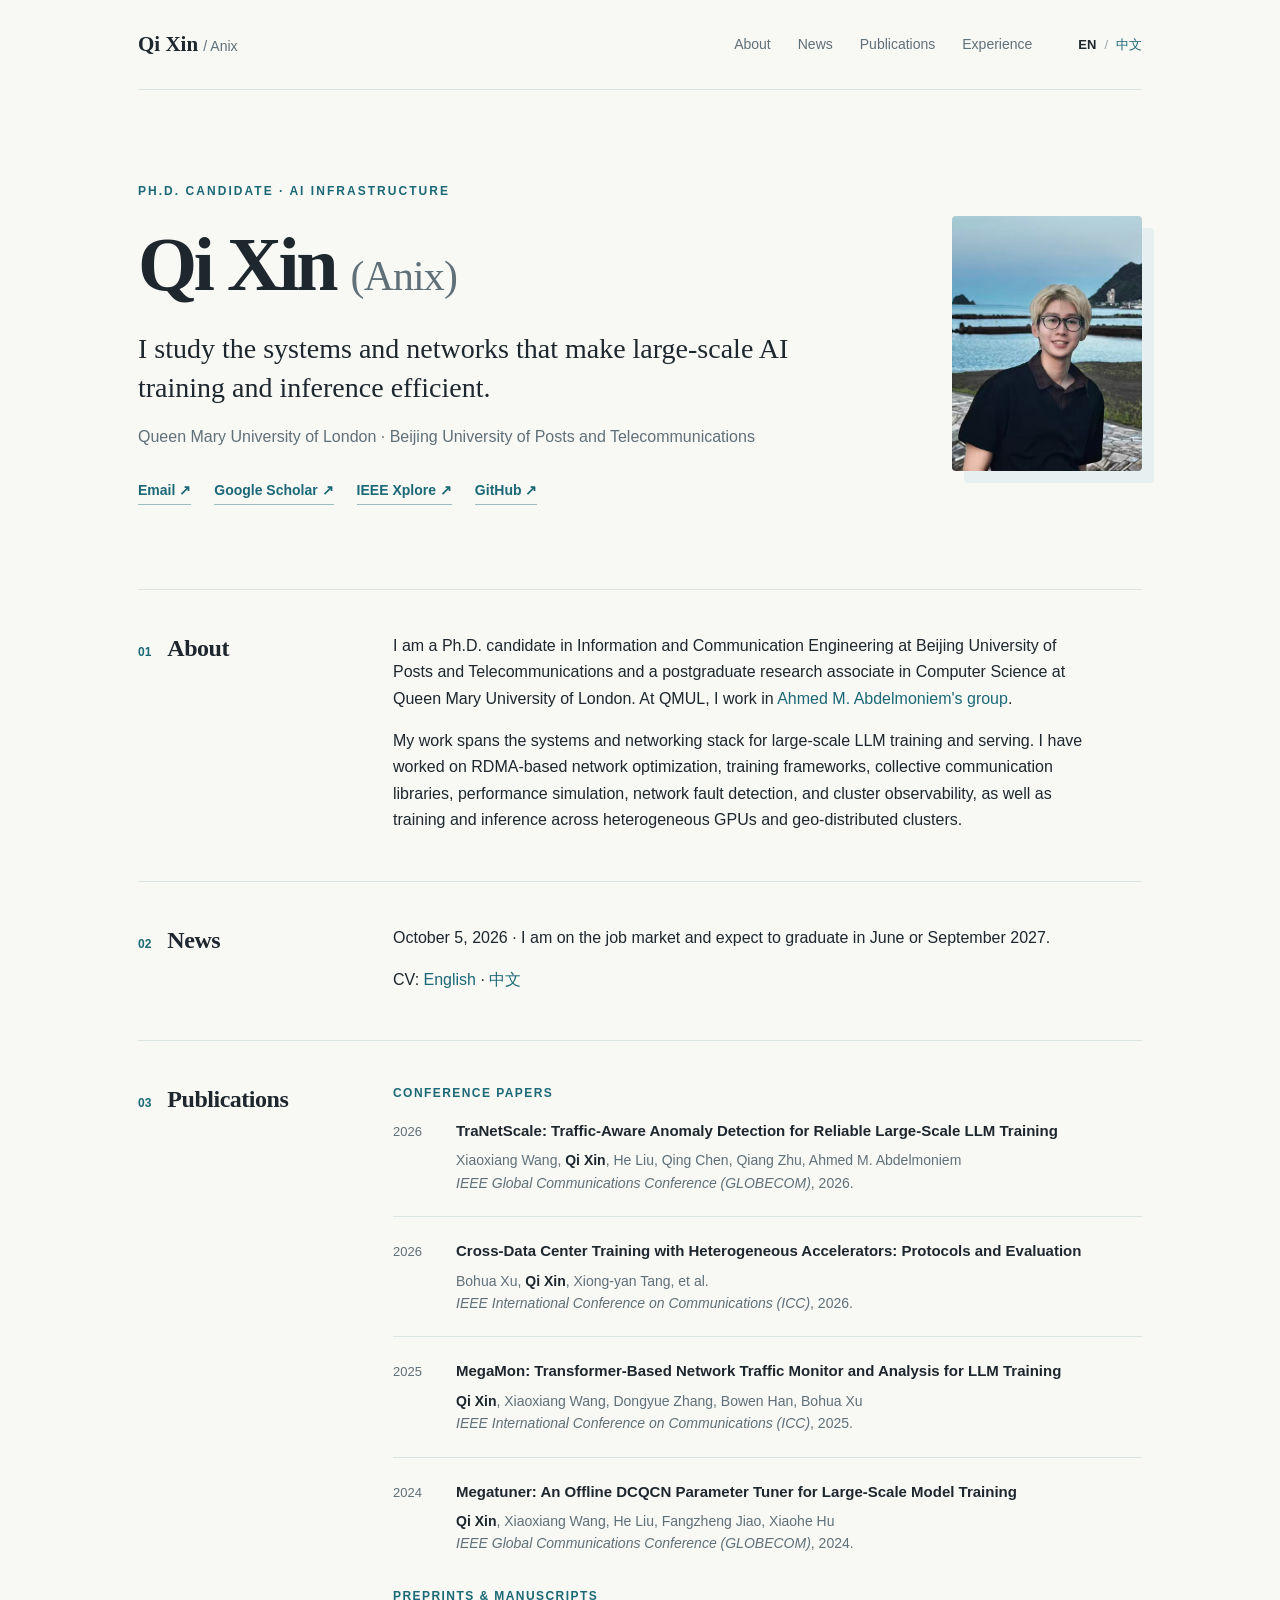
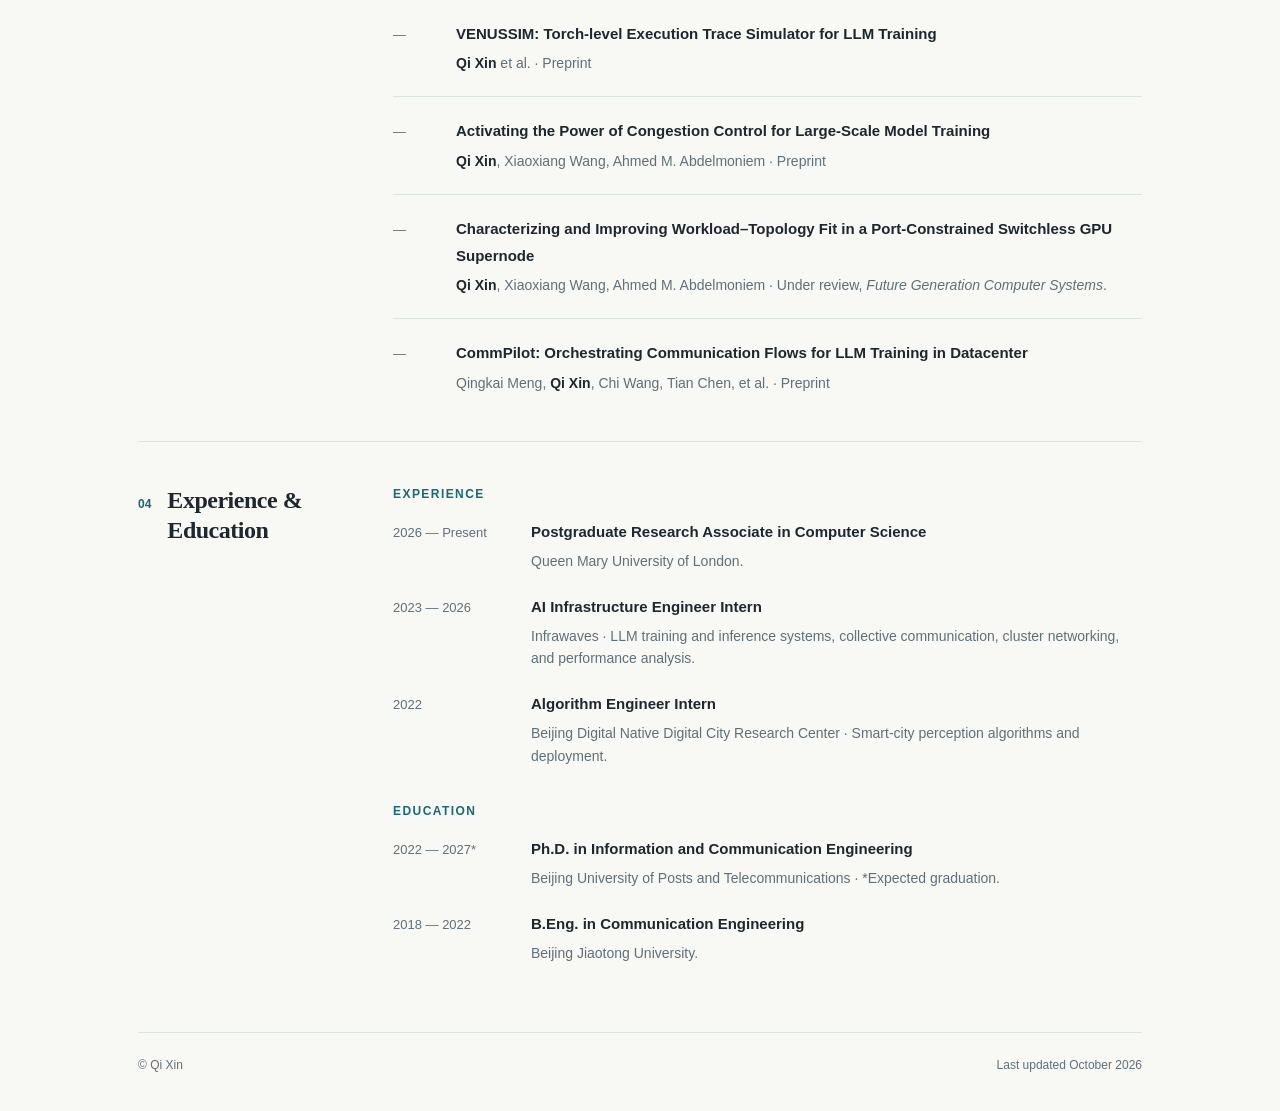
<file: index.html>
<!doctype html>
<html lang="en">
<head>
  <meta charset="utf-8">
  <meta name="viewport" content="width=device-width, initial-scale=1">
  <meta name="description" content="Qi Xin (Anix) — Ph.D. candidate working on distributed LLM systems, AI infrastructure, and datacenter networking.">
  <meta name="theme-color" content="#f8f8f5">
  <title>Qi Xin (Anix) · Academic Homepage</title>
  <link rel="stylesheet" href="styles.css">
  <link rel="alternate" hreflang="zh-CN" href="zh/">
</head>
<body>
  <div class="site-shell">
    <header class="site-header">
      <a class="wordmark" href="#top">Qi Xin <span>/ Anix</span></a>
      <nav aria-label="Main navigation">
        <a href="#about">About</a><a href="#news">News</a><a href="#publications">Publications</a><a href="#experience">Experience</a>
      </nav>
      <div class="language" aria-label="Language"><span aria-current="page">EN</span><span class="divider">/</span><a href="zh/">中文</a></div>
    </header>

    <main id="top">
      <section class="hero" aria-labelledby="hero-title">
        <div class="hero-copy">
          <p class="eyebrow">Ph.D. Candidate · AI Infrastructure</p>
          <h1 id="hero-title">Qi Xin <span>(Anix)</span></h1>
          <p class="lead">I study the systems and networks that make large-scale AI training and inference efficient.</p>
          <p class="affiliation">Queen Mary University of London · Beijing University of Posts and Telecommunications</p>
          <div class="hero-links">
            <a href="mailto:xin791336077@gmail.com">Email <span aria-hidden="true">↗</span></a>
            <a href="https://scholar.google.com/citations?user=Y4ExJKsAAAAJ" target="_blank" rel="noopener noreferrer">Google Scholar <span aria-hidden="true">↗</span></a>
            <a href="https://ieeexplore.ieee.org/author/37402174200" target="_blank" rel="noopener noreferrer">IEEE Xplore <span aria-hidden="true">↗</span></a>
            <a href="https://github.com/xinqi1003" target="_blank" rel="noopener noreferrer">GitHub <span aria-hidden="true">↗</span></a>
          </div>
        </div>
        <div class="portrait-frame"><img class="portrait" src="assets/profile_photo.jpg?v=20261005" alt="Portrait of Qi Xin" width="260" height="350"></div>
      </section>

      <section id="about" class="content-section" aria-labelledby="about-title">
        <div class="section-label"><span>01</span><h2 id="about-title">About</h2></div>
        <div class="section-body prose">
          <p>I am a Ph.D. candidate in Information and Communication Engineering at Beijing University of Posts and Telecommunications and a postgraduate research associate in Computer Science at Queen Mary University of London. At QMUL, I work in <a href="https://sayed-sys-lab.github.io/" target="_blank" rel="noopener noreferrer">Ahmed M. Abdelmoniem's group</a>.</p>
          <p>My work spans the systems and networking stack for large-scale LLM training and serving. I have worked on RDMA-based network optimization, training frameworks, collective communication libraries, performance simulation, network fault detection, and cluster observability, as well as training and inference across heterogeneous GPUs and geo-distributed clusters.</p>
        </div>
      </section>

      <section id="news" class="content-section" aria-labelledby="news-title">
        <div class="section-label"><span>02</span><h2 id="news-title">News</h2></div>
        <div class="section-body prose">
          <p><time datetime="2026-10-05">October 5, 2026</time> · I am on the job market and expect to graduate in June or September 2027.</p>
          <p>CV: <a href="assets/Qi_Xin_CV.pdf" target="_blank" rel="noopener noreferrer">English</a> · <a href="assets/CV_CN.pdf" target="_blank" rel="noopener noreferrer">中文</a></p>
        </div>
      </section>

      <section id="publications" class="content-section" aria-labelledby="publications-title">
        <div class="section-label"><span>03</span><h2 id="publications-title">Publications</h2></div>
        <div class="section-body">
          <h3 class="subheading">Conference papers</h3>
          <ol class="publication-list">
            <li><span class="publication-year">2026</span><div><strong>TraNetScale: Traffic-Aware Anomaly Detection for Reliable Large-Scale LLM Training</strong><p>Xiaoxiang Wang, <b>Qi Xin</b>, He Liu, Qing Chen, Qiang Zhu, Ahmed M. Abdelmoniem<br><em>IEEE Global Communications Conference (GLOBECOM)</em>, 2026.</p></div></li>
            <li><span class="publication-year">2026</span><div><strong>Cross-Data Center Training with Heterogeneous Accelerators: Protocols and Evaluation</strong><p>Bohua Xu, <b>Qi Xin</b>, Xiong-yan Tang, et al.<br><em>IEEE International Conference on Communications (ICC)</em>, 2026.</p></div></li>
            <li><span class="publication-year">2025</span><div><strong>MegaMon: Transformer-Based Network Traffic Monitor and Analysis for LLM Training</strong><p><b>Qi Xin</b>, Xiaoxiang Wang, Dongyue Zhang, Bowen Han, Bohua Xu<br><em>IEEE International Conference on Communications (ICC)</em>, 2025.</p></div></li>
            <li><span class="publication-year">2024</span><div><strong>Megatuner: An Offline DCQCN Parameter Tuner for Large-Scale Model Training</strong><p><b>Qi Xin</b>, Xiaoxiang Wang, He Liu, Fangzheng Jiao, Xiaohe Hu<br><em>IEEE Global Communications Conference (GLOBECOM)</em>, 2024.</p></div></li>
          </ol>
          <h3 class="subheading">Preprints &amp; manuscripts</h3>
          <ol class="publication-list">
            <li><span class="publication-year">—</span><div><strong>VENUSSIM: Torch-level Execution Trace Simulator for LLM Training</strong><p><b>Qi Xin</b> et al. · Preprint</p></div></li>
            <li><span class="publication-year">—</span><div><strong>Activating the Power of Congestion Control for Large-Scale Model Training</strong><p><b>Qi Xin</b>, Xiaoxiang Wang, Ahmed M. Abdelmoniem · Preprint</p></div></li>
            <li><span class="publication-year">—</span><div><strong>Characterizing and Improving Workload–Topology Fit in a Port-Constrained Switchless GPU Supernode</strong><p><b>Qi Xin</b>, Xiaoxiang Wang, Ahmed M. Abdelmoniem · Under review, <em>Future Generation Computer Systems</em>.</p></div></li>
            <li><span class="publication-year">—</span><div><strong>CommPilot: Orchestrating Communication Flows for LLM Training in Datacenter</strong><p>Qingkai Meng, <b>Qi Xin</b>, Chi Wang, Tian Chen, et al. · Preprint</p></div></li>
          </ol>
        </div>
      </section>

      <section id="experience" class="content-section" aria-labelledby="experience-title">
        <div class="section-label"><span>04</span><h2 id="experience-title">Experience &amp; Education</h2></div>
        <div class="section-body timeline">
          <h3 class="subheading">Experience</h3>
          <div class="timeline-item"><span class="date">2026 — Present</span><div><strong>Postgraduate Research Associate in Computer Science</strong><p>Queen Mary University of London.</p></div></div>
          <div class="timeline-item"><span class="date">2023 — 2026</span><div><strong>AI Infrastructure Engineer Intern</strong><p>Infrawaves · LLM training and inference systems, collective communication, cluster networking, and performance analysis.</p></div></div>
          <div class="timeline-item"><span class="date">2022</span><div><strong>Algorithm Engineer Intern</strong><p>Beijing Digital Native Digital City Research Center · Smart-city perception algorithms and deployment.</p></div></div>
          <h3 class="subheading education-heading">Education</h3>
          <div class="timeline-item"><span class="date">2022 — 2027*</span><div><strong>Ph.D. in Information and Communication Engineering</strong><p>Beijing University of Posts and Telecommunications · *Expected graduation.</p></div></div>
          <div class="timeline-item"><span class="date">2018 — 2022</span><div><strong>B.Eng. in Communication Engineering</strong><p>Beijing Jiaotong University.</p></div></div>
        </div>
      </section>

    </main>

    <footer><span>© Qi Xin</span><span>Last updated October 2026</span></footer>
  </div>
</body>
</html>
</file>
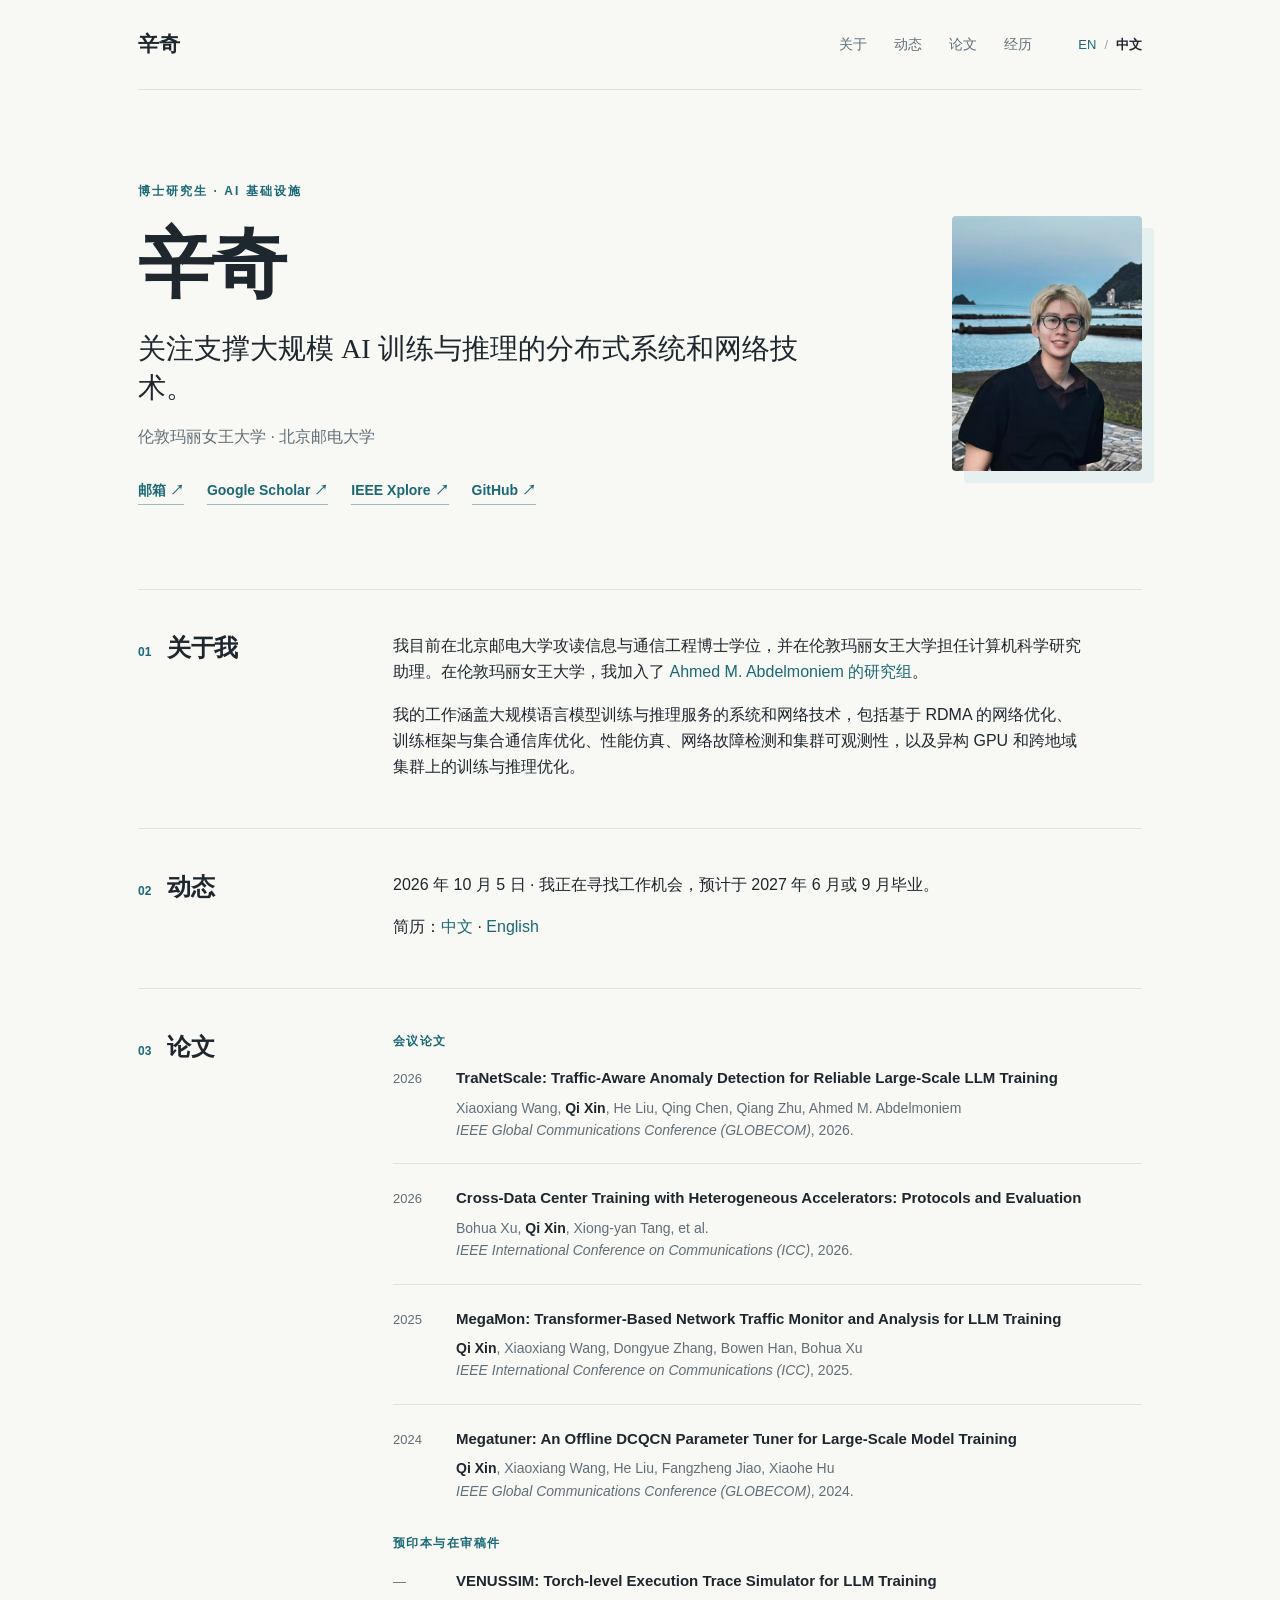
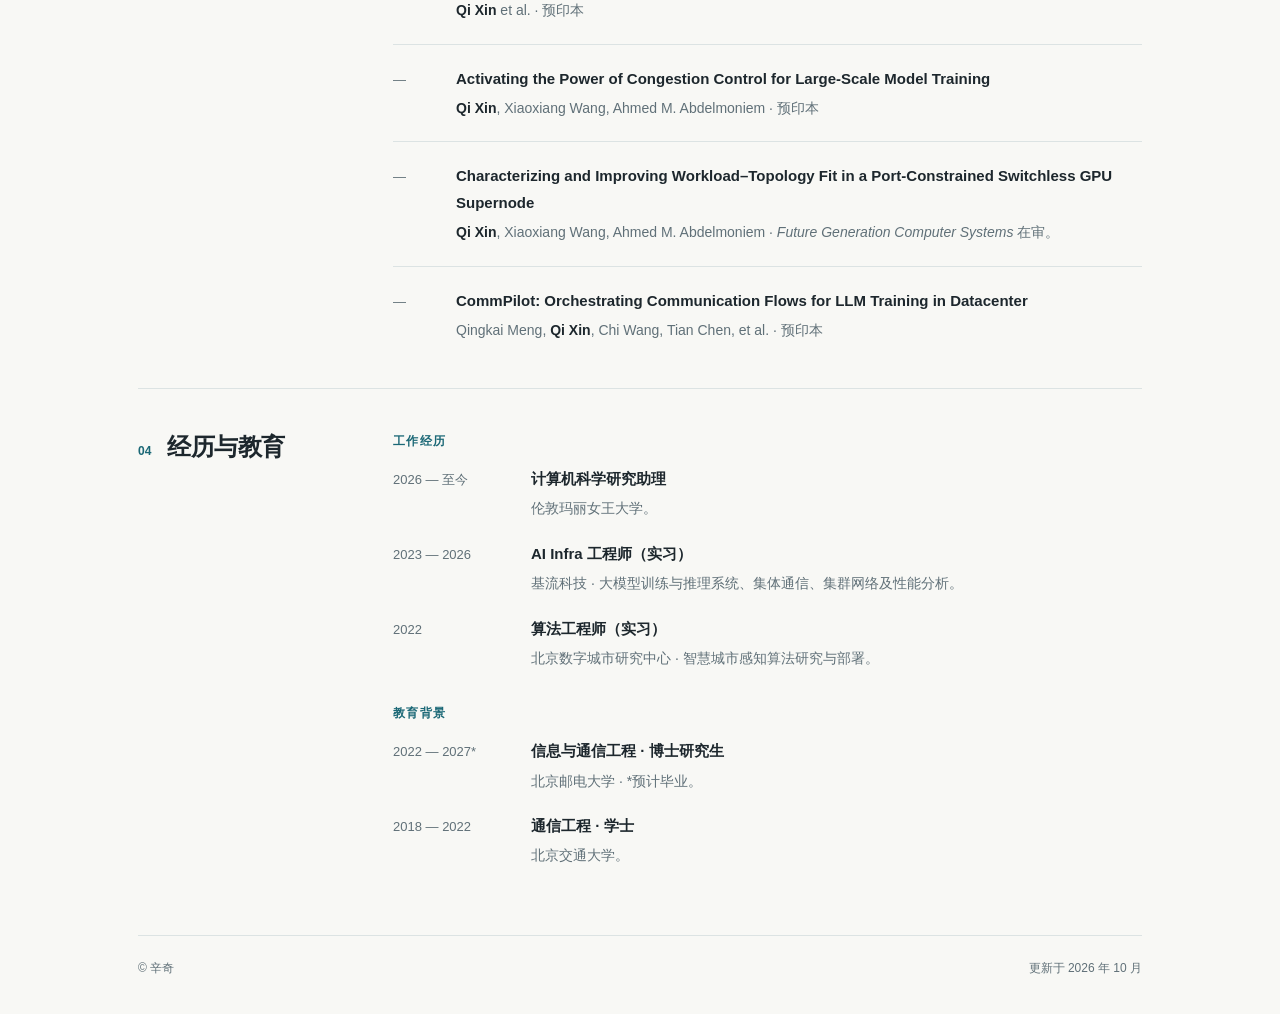
<file: zh/index.html>
<!doctype html>
<html lang="zh-CN">
<head>
  <meta charset="utf-8">
  <meta name="viewport" content="width=device-width, initial-scale=1">
  <meta name="description" content="辛奇的学术主页：大模型分布式系统、AI 基础设施与数据中心网络。">
  <meta name="theme-color" content="#f8f8f5">
  <title>辛奇 · 学术主页</title>
  <link rel="stylesheet" href="../styles.css">
  <link rel="alternate" hreflang="en" href="../">
</head>
<body>
  <div class="site-shell">
    <header class="site-header">
      <a class="wordmark" href="#top">辛奇</a>
      <nav aria-label="主导航"><a href="#about">关于</a><a href="#news">动态</a><a href="#publications">论文</a><a href="#experience">经历</a></nav>
      <div class="language" aria-label="语言"><a href="../">EN</a><span class="divider">/</span><span aria-current="page">中文</span></div>
    </header>

    <main id="top">
      <section class="hero" aria-labelledby="hero-title">
        <div class="hero-copy">
          <p class="eyebrow">博士研究生 · AI 基础设施</p>
          <h1 id="hero-title">辛奇</h1>
          <p class="lead">关注支撑大规模 AI 训练与推理的分布式系统和网络技术。</p>
          <p class="affiliation">伦敦玛丽女王大学 · 北京邮电大学</p>
          <div class="hero-links">
            <a href="mailto:xinqi1003@bupt.edu.cn">邮箱 <span aria-hidden="true">↗</span></a>
            <a href="https://scholar.google.com/citations?user=Y4ExJKsAAAAJ" target="_blank" rel="noopener noreferrer">Google Scholar <span aria-hidden="true">↗</span></a>
            <a href="https://ieeexplore.ieee.org/author/37402174200" target="_blank" rel="noopener noreferrer">IEEE Xplore <span aria-hidden="true">↗</span></a>
            <a href="https://github.com/xinqi1003" target="_blank" rel="noopener noreferrer">GitHub <span aria-hidden="true">↗</span></a>
          </div>
        </div>
        <div class="portrait-frame"><img class="portrait" src="../assets/profile_photo.jpg?v=20261005" alt="辛奇的照片" width="260" height="350"></div>
      </section>

      <section id="about" class="content-section" aria-labelledby="about-title">
        <div class="section-label"><span>01</span><h2 id="about-title">关于我</h2></div>
        <div class="section-body prose">
          <p>我目前在北京邮电大学攻读信息与通信工程博士学位，并在伦敦玛丽女王大学担任计算机科学研究助理。在伦敦玛丽女王大学，我加入了 <a href="https://sayed-sys-lab.github.io/" target="_blank" rel="noopener noreferrer">Ahmed M. Abdelmoniem 的研究组</a>。</p>
          <p>我的工作涵盖大规模语言模型训练与推理服务的系统和网络技术，包括基于 RDMA 的网络优化、训练框架与集合通信库优化、性能仿真、网络故障检测和集群可观测性，以及异构 GPU 和跨地域集群上的训练与推理优化。</p>
        </div>
      </section>

      <section id="news" class="content-section" aria-labelledby="news-title">
        <div class="section-label"><span>02</span><h2 id="news-title">动态</h2></div>
        <div class="section-body prose">
          <p><time datetime="2026-10-05">2026 年 10 月 5 日</time> · 我正在寻找工作机会，预计于 2027 年 6 月或 9 月毕业。</p>
          <p>简历：<a href="../assets/CV_CN.pdf" target="_blank" rel="noopener noreferrer">中文</a> · <a href="../assets/Qi_Xin_CV.pdf" target="_blank" rel="noopener noreferrer">English</a></p>
        </div>
      </section>

      <section id="publications" class="content-section" aria-labelledby="publications-title">
        <div class="section-label"><span>03</span><h2 id="publications-title">论文</h2></div>
        <div class="section-body">
          <h3 class="subheading">会议论文</h3>
          <ol class="publication-list">
            <li><span class="publication-year">2026</span><div><strong>TraNetScale: Traffic-Aware Anomaly Detection for Reliable Large-Scale LLM Training</strong><p>Xiaoxiang Wang, <b>Qi Xin</b>, He Liu, Qing Chen, Qiang Zhu, Ahmed M. Abdelmoniem<br><em>IEEE Global Communications Conference (GLOBECOM)</em>, 2026.</p></div></li>
            <li><span class="publication-year">2026</span><div><strong>Cross-Data Center Training with Heterogeneous Accelerators: Protocols and Evaluation</strong><p>Bohua Xu, <b>Qi Xin</b>, Xiong-yan Tang, et al.<br><em>IEEE International Conference on Communications (ICC)</em>, 2026.</p></div></li>
            <li><span class="publication-year">2025</span><div><strong>MegaMon: Transformer-Based Network Traffic Monitor and Analysis for LLM Training</strong><p><b>Qi Xin</b>, Xiaoxiang Wang, Dongyue Zhang, Bowen Han, Bohua Xu<br><em>IEEE International Conference on Communications (ICC)</em>, 2025.</p></div></li>
            <li><span class="publication-year">2024</span><div><strong>Megatuner: An Offline DCQCN Parameter Tuner for Large-Scale Model Training</strong><p><b>Qi Xin</b>, Xiaoxiang Wang, He Liu, Fangzheng Jiao, Xiaohe Hu<br><em>IEEE Global Communications Conference (GLOBECOM)</em>, 2024.</p></div></li>
          </ol>
          <h3 class="subheading">预印本与在审稿件</h3>
          <ol class="publication-list">
            <li><span class="publication-year">—</span><div><strong>VENUSSIM: Torch-level Execution Trace Simulator for LLM Training</strong><p><b>Qi Xin</b> et al. · 预印本</p></div></li>
            <li><span class="publication-year">—</span><div><strong>Activating the Power of Congestion Control for Large-Scale Model Training</strong><p><b>Qi Xin</b>, Xiaoxiang Wang, Ahmed M. Abdelmoniem · 预印本</p></div></li>
            <li><span class="publication-year">—</span><div><strong>Characterizing and Improving Workload–Topology Fit in a Port-Constrained Switchless GPU Supernode</strong><p><b>Qi Xin</b>, Xiaoxiang Wang, Ahmed M. Abdelmoniem · <em>Future Generation Computer Systems</em> 在审。</p></div></li>
            <li><span class="publication-year">—</span><div><strong>CommPilot: Orchestrating Communication Flows for LLM Training in Datacenter</strong><p>Qingkai Meng, <b>Qi Xin</b>, Chi Wang, Tian Chen, et al. · 预印本</p></div></li>
          </ol>
        </div>
      </section>

      <section id="experience" class="content-section" aria-labelledby="experience-title">
        <div class="section-label"><span>04</span><h2 id="experience-title">经历与教育</h2></div>
        <div class="section-body timeline">
          <h3 class="subheading">工作经历</h3>
          <div class="timeline-item"><span class="date">2026 — 至今</span><div><strong>计算机科学研究助理</strong><p>伦敦玛丽女王大学。</p></div></div>
          <div class="timeline-item"><span class="date">2023 — 2026</span><div><strong>AI Infra 工程师（实习）</strong><p>基流科技 · 大模型训练与推理系统、集体通信、集群网络及性能分析。</p></div></div>
          <div class="timeline-item"><span class="date">2022</span><div><strong>算法工程师（实习）</strong><p>北京数字城市研究中心 · 智慧城市感知算法研究与部署。</p></div></div>
          <h3 class="subheading education-heading">教育背景</h3>
          <div class="timeline-item"><span class="date">2022 — 2027*</span><div><strong>信息与通信工程 · 博士研究生</strong><p>北京邮电大学 · *预计毕业。</p></div></div>
          <div class="timeline-item"><span class="date">2018 — 2022</span><div><strong>通信工程 · 学士</strong><p>北京交通大学。</p></div></div>
        </div>
      </section>

    </main>

    <footer><span>© 辛奇</span><span>更新于 2026 年 10 月</span></footer>
  </div>
</body>
</html>
</file>
<file: styles.css>
:root{--paper:#f8f8f5;--ink:#1d272d;--muted:#607078;--line:#dce3e3;--accent:#1b6876;--accent-light:#e7f0f0}
*{box-sizing:border-box}
html{scroll-behavior:smooth}
body{margin:0;background:var(--paper);color:var(--ink);font-family:Inter,"Segoe UI","PingFang SC","Microsoft YaHei",sans-serif;font-size:16px;line-height:1.65;-webkit-font-smoothing:antialiased}
a{color:var(--accent);text-decoration:none;text-underline-offset:4px}
a:hover{text-decoration:underline}
a:focus-visible{outline:2px solid var(--accent);outline-offset:4px;border-radius:2px}
.site-shell{max-width:1100px;margin:auto;padding:0 48px}
.site-header{min-height:90px;display:flex;align-items:center;gap:42px;border-bottom:1px solid var(--line)}
.wordmark{font-family:Georgia,"Noto Serif SC","Songti SC",serif;font-size:21px;font-weight:700;color:var(--ink);white-space:nowrap}.wordmark span{font-family:Inter,"Segoe UI",sans-serif;color:var(--muted);font-size:14px;font-weight:400}
nav{display:flex;gap:27px;margin-left:auto}nav a{color:var(--muted);font-size:14px}.language{display:flex;align-items:center;gap:8px;margin-left:4px;font-size:13px;white-space:nowrap}.language span[aria-current]{font-weight:700;color:var(--ink)}.divider{color:#9aa7aa}
.hero{display:grid;grid-template-columns:minmax(0,1fr) 190px;gap:55px;align-items:center;padding:92px 0 84px}.eyebrow{text-transform:uppercase;letter-spacing:.17em;font-size:12px;font-weight:700;color:var(--accent);margin:0 0 20px}.hero h1{font-family:Georgia,"Noto Serif SC","Songti SC",serif;font-size:clamp(48px,6vw,76px);line-height:1.12;letter-spacing:-.045em;margin:0 0 22px}.hero h1 span{font-size:.55em;letter-spacing:-.02em;font-weight:400;color:var(--muted);white-space:nowrap}.lead{font-family:Georgia,"Noto Serif SC","Songti SC",serif;font-size:clamp(21px,2.5vw,28px);line-height:1.4;max-width:680px;margin:0 0 17px}.affiliation{color:var(--muted);margin:0 0 28px}.hero-links{display:flex;flex-wrap:wrap;gap:11px 23px;font-size:14px;font-weight:600}.hero-links a{border-bottom:1px solid #9cbcc0;padding-bottom:2px}.portrait{width:190px;height:255px;object-fit:cover;object-position:center 25%;border-radius:4px;box-shadow:12px 12px 0 var(--accent-light)}
.content-section{display:grid;grid-template-columns:210px minmax(0,1fr);gap:45px;padding:43px 0 47px;border-top:1px solid var(--line);scroll-margin-top:22px}.section-label{display:flex;align-items:baseline;gap:16px}.section-label>span{font-size:12px;color:var(--accent);font-weight:700}.section-label h2{font-family:Georgia,"Noto Serif SC","Songti SC",serif;font-size:24px;line-height:1.25;letter-spacing:-.02em;margin:0}.section-body{min-width:0}.prose p{max-width:690px;margin:0 0 16px}.prose p:last-child{margin-bottom:0}.subheading{font-size:12px;text-transform:uppercase;letter-spacing:.12em;color:var(--accent);margin:0 0 14px}.publication-list{list-style:none;margin:0 0 32px;padding:0}.publication-list:last-child{margin-bottom:0}.publication-list li{display:grid;grid-template-columns:46px minmax(0,1fr);gap:17px;padding:0 0 22px;margin-bottom:21px;border-bottom:1px solid var(--line)}.publication-list li:last-child{border-bottom:0;margin-bottom:0;padding-bottom:0}.publication-year,.date{font-size:13px;color:var(--muted);padding-top:3px}.publication-list strong,.timeline-item strong{font-size:15px;line-height:1.45}.publication-list p,.timeline-item p{font-size:14px;color:var(--muted);line-height:1.6;margin:5px 0 0}.publication-list b{color:var(--ink)}.timeline-item{display:grid;grid-template-columns:120px minmax(0,1fr);gap:18px;margin-bottom:21px}.education-heading{margin-top:35px}.link-separator{color:var(--muted);padding:0 10px}.contact-section{padding-bottom:69px}footer{display:flex;justify-content:space-between;gap:20px;padding:23px 0 35px;border-top:1px solid var(--line);color:var(--muted);font-size:12px}
@media(max-width:760px){.site-shell{padding:0 23px}.site-header{min-height:74px;flex-wrap:wrap;column-gap:12px;row-gap:0;padding:13px 0}.wordmark{font-size:19px}nav{order:3;overflow-x:auto;width:100%;gap:22px;margin:9px 0 0;padding-bottom:2px}nav a{white-space:nowrap}.language{margin-left:auto}.hero{grid-template-columns:minmax(0,1fr) 100px;gap:22px;padding:67px 0 56px}.hero h1{font-size:clamp(39px,8vw,58px)}.hero h1 span{display:block;font-size:.44em;margin-top:6px}.lead{font-size:20px}.portrait{width:100px;height:135px;box-shadow:6px 6px 0 var(--accent-light)}.content-section{grid-template-columns:1fr;gap:20px;padding:33px 0 39px}.section-label h2{font-size:22px}}
@media(max-width:480px){.hero{grid-template-columns:1fr}.portrait{grid-row:1;width:94px;height:120px;justify-self:start}.hero h1 span{display:inline;font-size:.5em}.hero-links{gap:8px 18px}.timeline-item{grid-template-columns:1fr;gap:2px}.publication-list li{grid-template-columns:40px 1fr;gap:12px}footer{flex-direction:column;gap:4px}}
@media(prefers-reduced-motion:reduce){html{scroll-behavior:auto}}
.portrait-frame{width:190px;height:255px;overflow:hidden;border-radius:4px;box-shadow:12px 12px 0 var(--accent-light)}
.portrait-frame .portrait{display:block;width:100%;height:100%;object-fit:cover;object-position:center;transform:scale(1.55);transform-origin:50% 42%;border-radius:0;box-shadow:none}
@media(max-width:760px){.portrait-frame{width:100px;height:135px;box-shadow:6px 6px 0 var(--accent-light)}}
@media(max-width:480px){.portrait-frame{grid-row:1;width:94px;height:120px;justify-self:start}}
</file>
